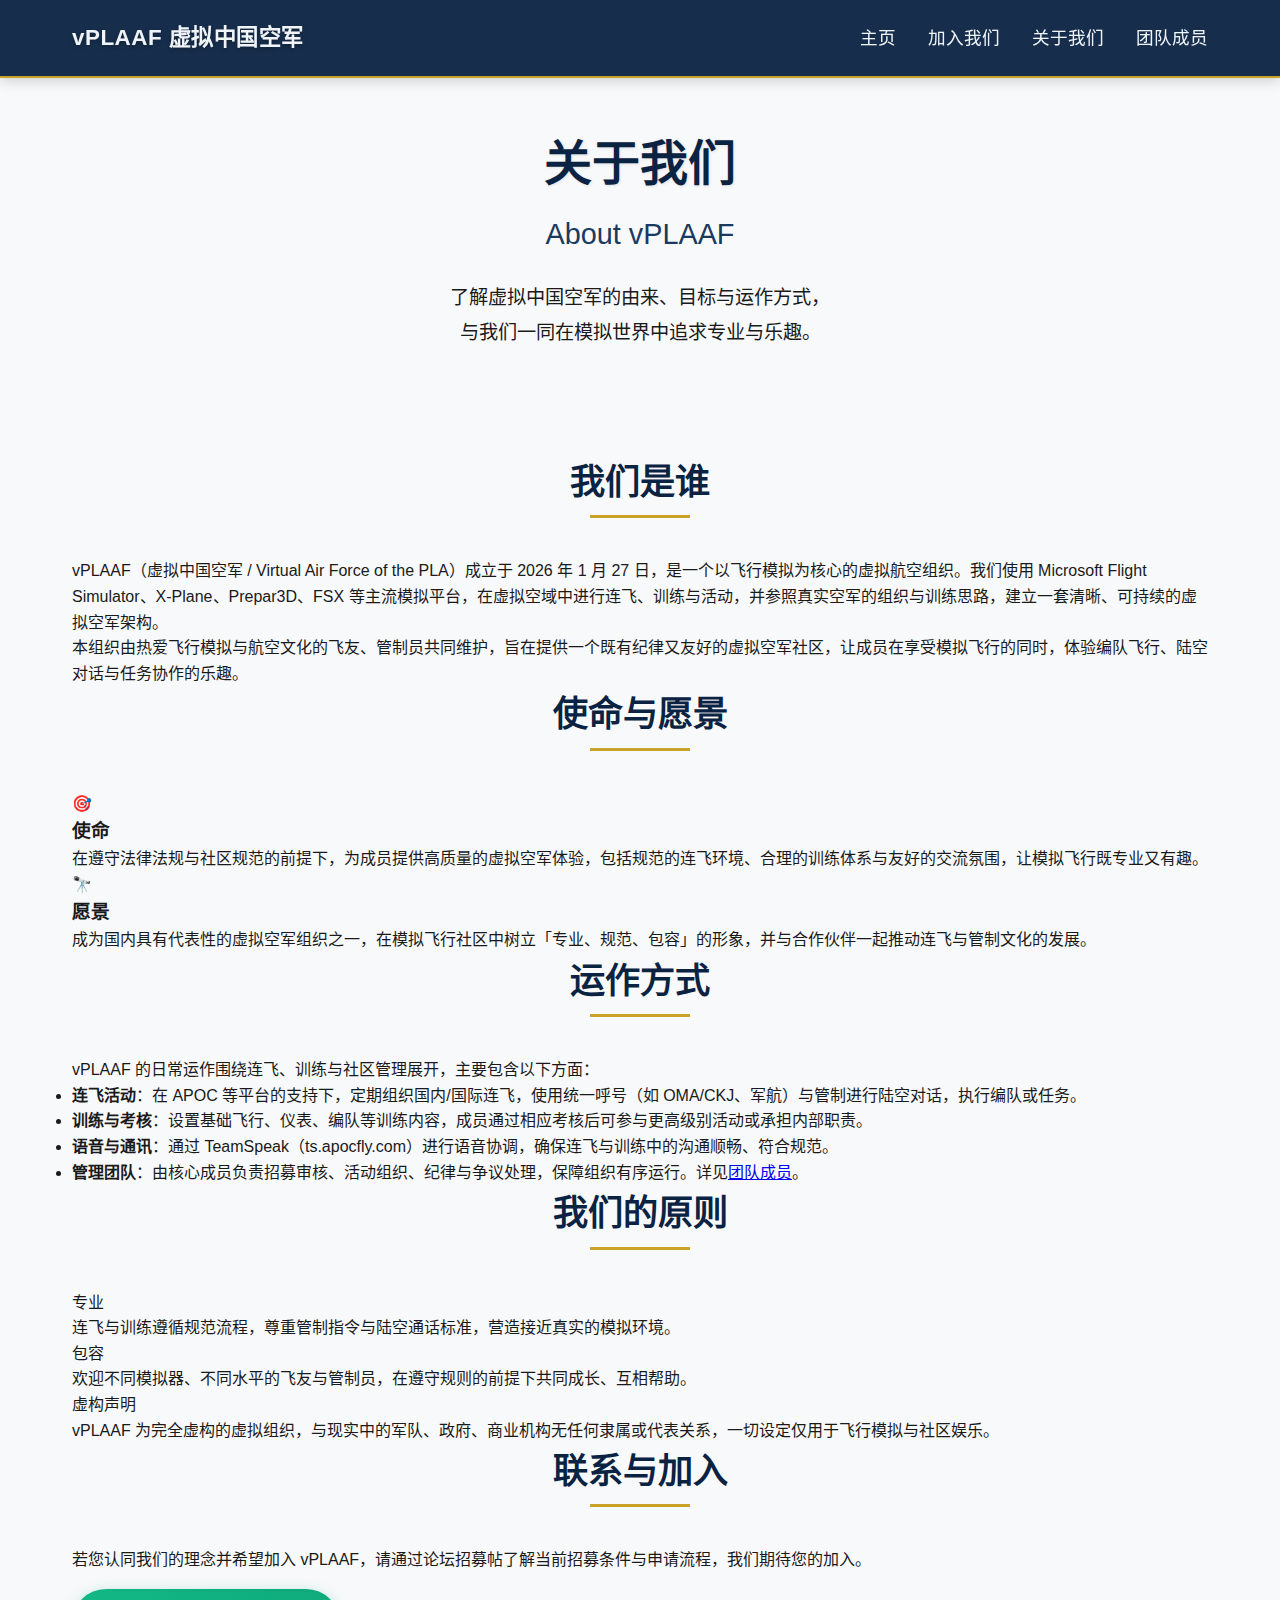
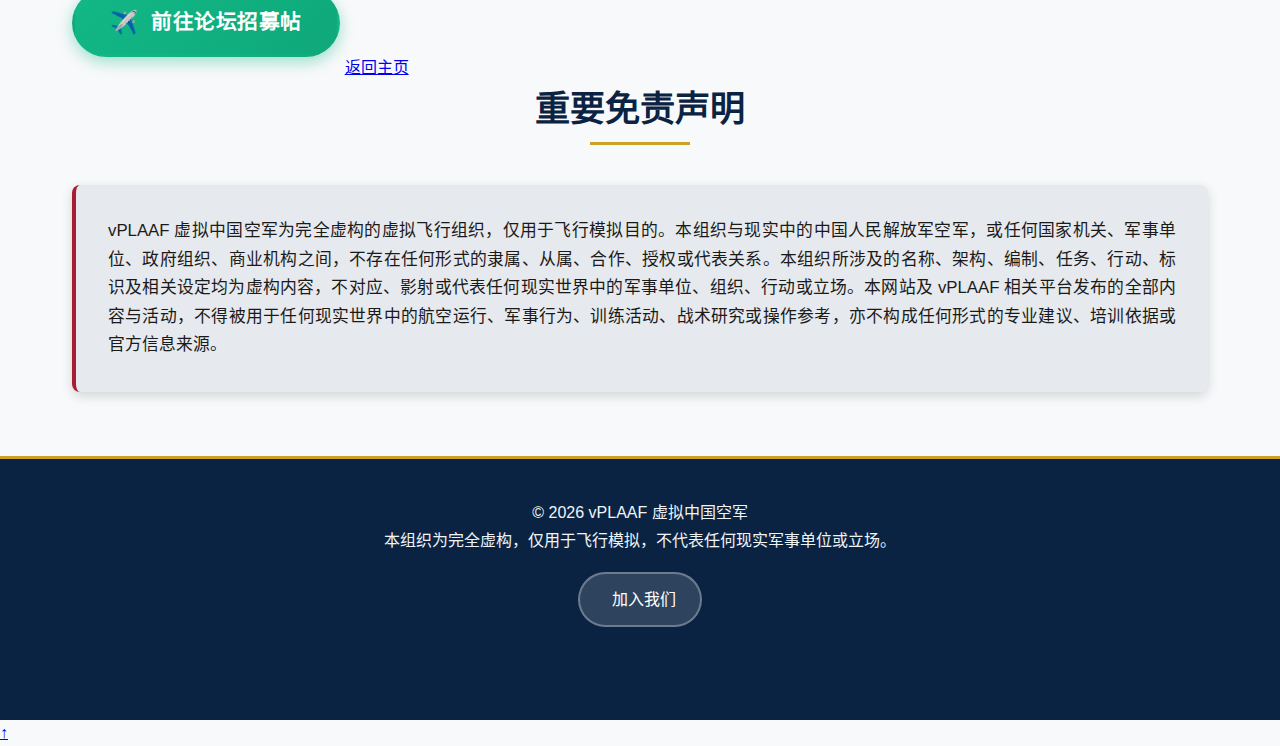
<file: about.html>
<!DOCTYPE html>
<html lang="zh-CN">
<head>
  <meta charset="UTF-8" />
  <title>关于我们 - vPLAAF 虚拟中国空军</title>
  <meta name="viewport" content="width=device-width, initial-scale=1.0" />
  <meta name="description" content="了解 vPLAAF 虚拟中国空军的成立背景、使命愿景、运作方式与组织原则。" />
  <link rel="stylesheet" href="style.css">
</head>

<body>
<header>
  <div class="nav">
    <div class="nav-left">
      vPLAAF 虚拟中国空军
    </div>
    <div class="nav-right">
      <a href="index.html">主页</a>
      <a href="https://forum.apocfly.com/d/19-%E6%8B%9B%E5%8B%9F%E8%99%9A%E6%8B%9F%E4%B8%AD%E5%9B%BD%E7%A9%BA%E5%86%9B" target="_blank" rel="noopener noreferrer">加入我们</a>
      <a href="about.html" class="nav-current">关于我们</a>
      <a href="staff.html">团队成员</a>
    </div>
  </div>
</header>

<section class="hero hero-subpage">
  <div>
    <h1 class="zh">关于我们</h1>
    <h2>About vPLAAF</h2>
    <p class="zh">
      了解虚拟中国空军的由来、目标与运作方式，
      <br>
      与我们一同在模拟世界中追求专业与乐趣。
    </p>
  </div>
</section>

<main>
  <!-- 我们是谁 -->
  <section class="about-section">
    <h2 class="zh section-title">我们是谁</h2>
    <div class="about-block">
      <p class="zh">
        vPLAAF（虚拟中国空军 / Virtual Air Force of the PLA）成立于 2026 年 1 月 27 日，是一个以飞行模拟为核心的虚拟航空组织。我们使用 Microsoft Flight Simulator、X-Plane、Prepar3D、FSX 等主流模拟平台，在虚拟空域中进行连飞、训练与活动，并参照真实空军的组织与训练思路，建立一套清晰、可持续的虚拟空军架构。
      </p>
      <p class="zh">
        本组织由热爱飞行模拟与航空文化的飞友、管制员共同维护，旨在提供一个既有纪律又友好的虚拟空军社区，让成员在享受模拟飞行的同时，体验编队飞行、陆空对话与任务协作的乐趣。
      </p>
    </div>
  </section>

  <!-- 使命与愿景 -->
  <section class="about-section about-section-alt">
    <h2 class="zh section-title">使命与愿景</h2>
    <div class="about-cards">
      <div class="about-card">
        <div class="about-card-icon">🎯</div>
        <h3 class="zh">使命</h3>
        <p class="zh">在遵守法律法规与社区规范的前提下，为成员提供高质量的虚拟空军体验，包括规范的连飞环境、合理的训练体系与友好的交流氛围，让模拟飞行既专业又有趣。</p>
      </div>
      <div class="about-card">
        <div class="about-card-icon">🔭</div>
        <h3 class="zh">愿景</h3>
        <p class="zh">成为国内具有代表性的虚拟空军组织之一，在模拟飞行社区中树立「专业、规范、包容」的形象，并与合作伙伴一起推动连飞与管制文化的发展。</p>
      </div>
    </div>
  </section>

  <!-- 运作方式 -->
  <section class="about-section">
    <h2 class="zh section-title">运作方式</h2>
    <div class="about-block">
      <p class="zh about-lead">vPLAAF 的日常运作围绕连飞、训练与社区管理展开，主要包含以下方面：</p>
      <ul class="about-list">
        <li class="zh"><strong>连飞活动</strong>：在 APOC 等平台的支持下，定期组织国内/国际连飞，使用统一呼号（如 OMA/CKJ、军航）与管制进行陆空对话，执行编队或任务。</li>
        <li class="zh"><strong>训练与考核</strong>：设置基础飞行、仪表、编队等训练内容，成员通过相应考核后可参与更高级别活动或承担内部职责。</li>
        <li class="zh"><strong>语音与通讯</strong>：通过 TeamSpeak（ts.apocfly.com）进行语音协调，确保连飞与训练中的沟通顺畅、符合规范。</li>
        <li class="zh"><strong>管理团队</strong>：由核心成员负责招募审核、活动组织、纪律与争议处理，保障组织有序运行。详见<a href="staff.html">团队成员</a>。</li>
      </ul>
    </div>
  </section>

  <!-- 我们的原则 -->
  <section class="about-section about-section-alt">
    <h2 class="zh section-title">我们的原则</h2>
    <div class="about-values">
      <div class="about-value-item">
        <span class="about-value-label zh">专业</span>
        <p class="zh">连飞与训练遵循规范流程，尊重管制指令与陆空通话标准，营造接近真实的模拟环境。</p>
      </div>
      <div class="about-value-item">
        <span class="about-value-label zh">包容</span>
        <p class="zh">欢迎不同模拟器、不同水平的飞友与管制员，在遵守规则的前提下共同成长、互相帮助。</p>
      </div>
      <div class="about-value-item">
        <span class="about-value-label zh">虚构声明</span>
        <p class="zh">vPLAAF 为完全虚构的虚拟组织，与现实中的军队、政府、商业机构无任何隶属或代表关系，一切设定仅用于飞行模拟与社区娱乐。</p>
      </div>
    </div>
  </section>

  <!-- 联系与加入 -->
  <section class="about-section">
    <h2 class="zh section-title">联系与加入</h2>
    <div class="about-block about-contact-block">
      <p class="zh">若您认同我们的理念并希望加入 vPLAAF，请通过论坛招募帖了解当前招募条件与申请流程，我们期待您的加入。</p>
      <div class="about-contact-actions">
        <a href="https://forum.apocfly.com/d/19-%E6%8B%9B%E5%8B%9F%E8%99%9A%E6%8B%9F%E4%B8%AD%E5%9B%BD%E7%A9%BA%E5%86%9B" target="_blank" class="hero-qq-btn" rel="noopener noreferrer">前往论坛招募帖</a>
        <a href="index.html" class="about-btn-secondary">返回主页</a>
      </div>
    </div>
  </section>

  <!-- 免责声明 -->
  <section class="disclaimer-section">
    <h2 class="zh section-title">重要免责声明</h2>
    <div class="disclaimer">
      <p class="zh">
        vPLAAF 虚拟中国空军为完全虚构的虚拟飞行组织，仅用于飞行模拟目的。本组织与现实中的中国人民解放军空军，或任何国家机关、军事单位、政府组织、商业机构之间，不存在任何形式的隶属、从属、合作、授权或代表关系。本组织所涉及的名称、架构、编制、任务、行动、标识及相关设定均为虚构内容，不对应、影射或代表任何现实世界中的军事单位、组织、行动或立场。本网站及 vPLAAF 相关平台发布的全部内容与活动，不得被用于任何现实世界中的航空运行、军事行为、训练活动、战术研究或操作参考，亦不构成任何形式的专业建议、培训依据或官方信息来源。
      </p>
    </div>
  </section>
</main>

<footer>
  © 2026 vPLAAF 虚拟中国空军<br>
  本组织为完全虚构，仅用于飞行模拟，不代表任何现实军事单位或立场。<br>
  <a href="https://forum.apocfly.com/d/19-%E6%8B%9B%E5%8B%9F%E8%99%9A%E6%8B%9F%E4%B8%AD%E5%9B%BD%E7%A9%BA%E5%86%9B" target="_blank" class="footer-qq-btn" rel="noopener noreferrer">加入我们</a>
  <br><br>
</footer>

<a href="#" class="back-to-top" id="backToTop" aria-label="返回顶部">↑</a>

<script>
  (function () {
    var btn = document.getElementById('backToTop');
    if (!btn) return;
    function toggle() {
      btn.classList.toggle('visible', window.scrollY > 400);
    }
    window.addEventListener('scroll', toggle);
    toggle();
  })();
</script>

</body>
</html>
</file>
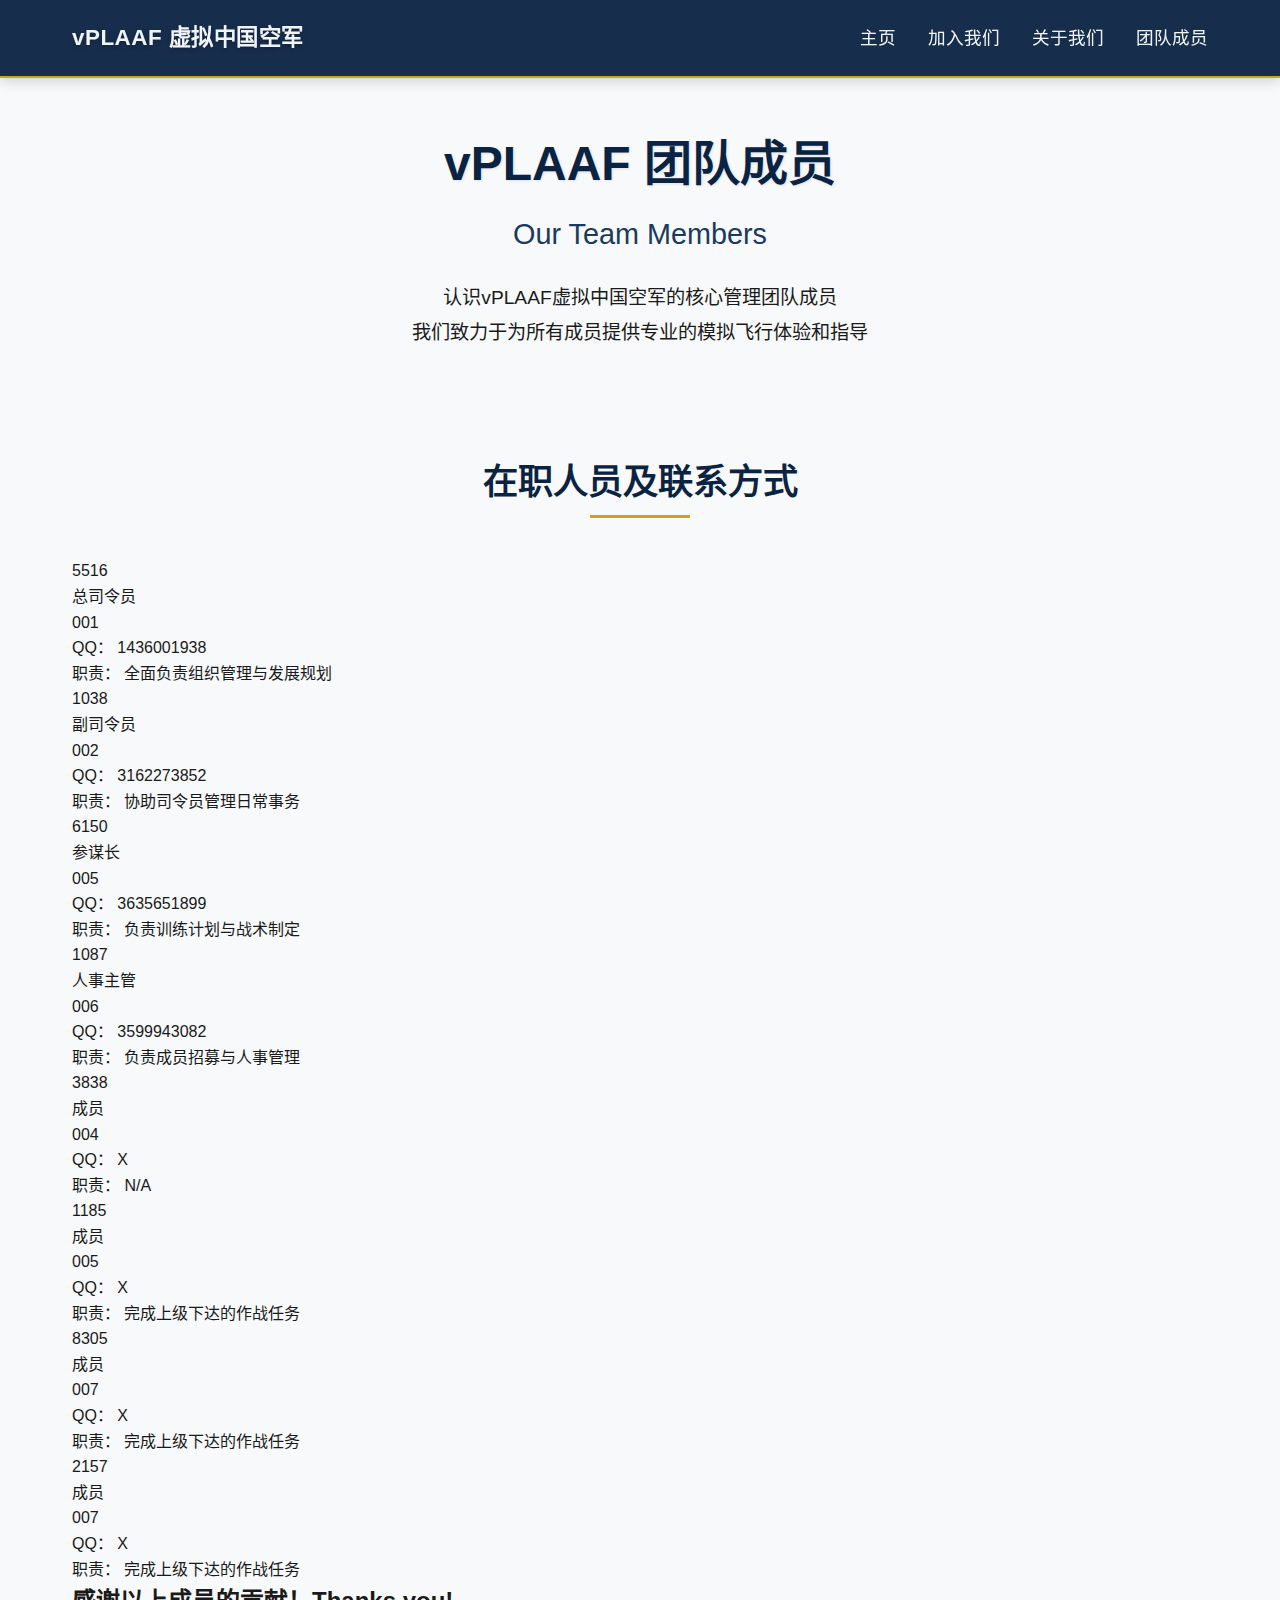
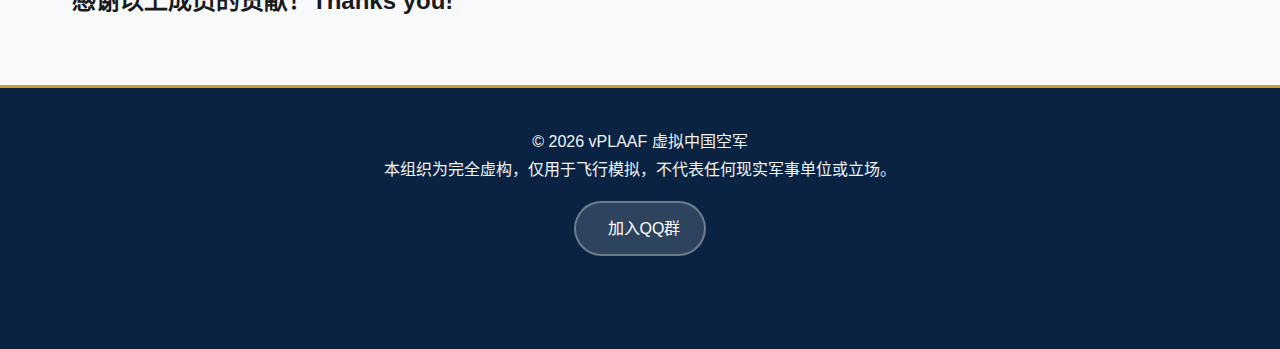
<file: staff.html>
<!DOCTYPE html>
<html lang="zh-CN">
<head>
  <meta charset="UTF-8" />
  <title>团队成员 - vPLAAF 虚拟中国空军</title>
  <meta name="viewport" content="width=device-width, initial-scale=1.0" />
  <link rel="stylesheet" href="style.css">
</head>

<body>
<header>
  <div class="nav"> 
    <div class="nav-left">
      vPLAAF 虚拟中国空军
    </div>
    <div class="nav-right">
      <a href="index.html">主页</a>
      <a href="https://forum.apocfly.com/d/19-%E6%8B%9B%E5%8B%9F%E8%99%9A%E6%8B%9F%E4%B8%AD%E5%9B%BD%E7%A9%BA%E5%86%9B" target="_blank" rel="noopener noreferrer">加入我们</a>
      <a href="under_construction.html">关于我们</a>
      <a href="staff.html">团队成员</a>
      <!-- <a href="https://qm.qq.com/q/cQI7AV3d3q" target="_blank" rel="noopener noreferrer">QQ群</a> -->
    </div>
  </div>
</header>

<section class="hero">
  <div>
    <h1 class="zh">vPLAAF 团队成员</h1>
    <h2>Our Team Members</h2>
    <p class="zh">
      认识vPLAAF虚拟中国空军的核心管理团队成员
      <br>
      我们致力于为所有成员提供专业的模拟飞行体验和指导
    </p>
  </div>
</section>

<main>
  <!-- 在职人员部分 -->
  <section class="staff-section">
    <h2 class="zh section-title">在职人员及联系方式</h2>
    <div class="staff-container">
      <div class="staff-card">
        <div class="staff-header">
          <div class="staff-id">5516</div>
          <div class="staff-rank zh">总司令员</div>
          <div class="staff-number">001</div>
        </div>
        <div class="staff-contact">
          <div class="contact-item">
            <span class="contact-label">QQ：</span>
            <span class="contact-value">1436001938</span>
          </div>
          <div class="contact-item">
            <span class="contact-label zh">职责：</span>
            <span class="contact-value zh">全面负责组织管理与发展规划</span>
          </div>
        </div>
      </div>
      
      <div class="staff-card">
        <div class="staff-header">
          <div class="staff-id">1038</div>
          <div class="staff-rank zh">副司令员</div>
          <div class="staff-number">002</div>
        </div>
        <div class="staff-contact">
          <div class="contact-item">
            <span class="contact-label">QQ：</span>
            <span class="contact-value">3162273852</span>
          </div>
          <div class="contact-item">
            <span class="contact-label zh">职责：</span>
            <span class="contact-value zh">协助司令员管理日常事务</span>
          </div>
        </div>
      </div>
      
      <div class="staff-card">
        <div class="staff-header">
          <div class="staff-id">6150</div>
          <div class="staff-rank zh">参谋长</div>
          <div class="staff-number">005</div>
        </div>
        <div class="staff-contact">
          <div class="contact-item">
            <span class="contact-label">QQ：</span>
            <span class="contact-value">3635651899</span>
          </div>
          <div class="contact-item">
            <span class="contact-label zh">职责：</span>
            <span class="contact-value zh">负责训练计划与战术制定</span>
          </div>
        </div>
      </div>
      
      <div class="staff-card">
        <div class="staff-header">
          <div class="staff-id">1087</div>
          <div class="staff-rank zh">人事主管</div>
          <div class="staff-number">006</div>
        </div>
        <div class="staff-contact">
          <div class="contact-item">
            <span class="contact-label">QQ：</span>
            <span class="contact-value">3599943082</span>
          </div>
          <div class="contact-item">
            <span class="contact-label zh">职责：</span>
            <span class="contact-value zh">负责成员招募与人事管理</span>
          </div>
        </div>
      </div>
      <div class="staff-card">
        <div class="staff-header">
          <div class="staff-id">3838</div>
          <div class="staff-rank zh">成员</div>
          <div class="staff-number">004</div>
        </div>
        <div class="staff-contact">
          <div class="contact-item">
            <span class="contact-label">QQ：</span>
            <span class="contact-value">X</span>
          </div>
          <div class="contact-item">
            <span class="contact-label zh">职责：</span>
            <span class="contact-value zh">N/A</span>
          </div>
        </div>
      </div>
      <div class="staff-card">
        <div class="staff-header">
          <div class="staff-id">1185</div>
          <div class="staff-rank zh">成员</div>
          <div class="staff-number">005</div>
        </div>
        <div class="staff-contact">
          <div class="contact-item">
            <span class="contact-label">QQ：</span>
            <span class="contact-value">X</span>
          </div>
          <div class="contact-item">
            <span class="contact-label zh">职责：</span>
            <span class="contact-value zh">完成上级下达的作战任务</span>
          </div>
        </div>
      </div>
      <div class="staff-card">
        <div class="staff-header">
          <div class="staff-id">8305</div>
          <div class="staff-rank zh">成员</div>
          <div class="staff-number">007</div>
        </div>
        <div class="staff-contact">
          <div class="contact-item">
            <span class="contact-label">QQ：</span>
            <span class="contact-value">X</span>
          </div>
          <div class="contact-item">
            <span class="contact-label zh">职责：</span>
            <span class="contact-value zh">完成上级下达的作战任务</span>
          </div>
        </div>
      </div>
      <div class="staff-card">
        <div class="staff-header">
          <div class="staff-id">2157</div>
          <div class="staff-rank zh">成员</div>
          <div class="staff-number">007</div>
        </div>
        <div class="staff-contact">
          <div class="contact-item">
            <span class="contact-label">QQ：</span>
            <span class="contact-value">X</span>
          </div>
          <div class="contact-item">
            <span class="contact-label zh">职责：</span>
            <span class="contact-value zh">完成上级下达的作战任务</span>
          </div>
        </div>
      </div>
    </div> 
  </section>
  <h2>感谢以上成员的贡献！Thanks you!</h2>
</main>

<footer>
  © 2026 vPLAAF 虚拟中国空军<br>
  本组织为完全虚构，仅用于飞行模拟，不代表任何现实军事单位或立场。<br>
  <a href="https://qm.qq.com/q/cQI7AV3d3q" target="_blank" class="footer-qq-btn" rel="noopener noreferrer">加入QQ群</a>
  <br><br>
</footer>

</body>
</html>
</file>
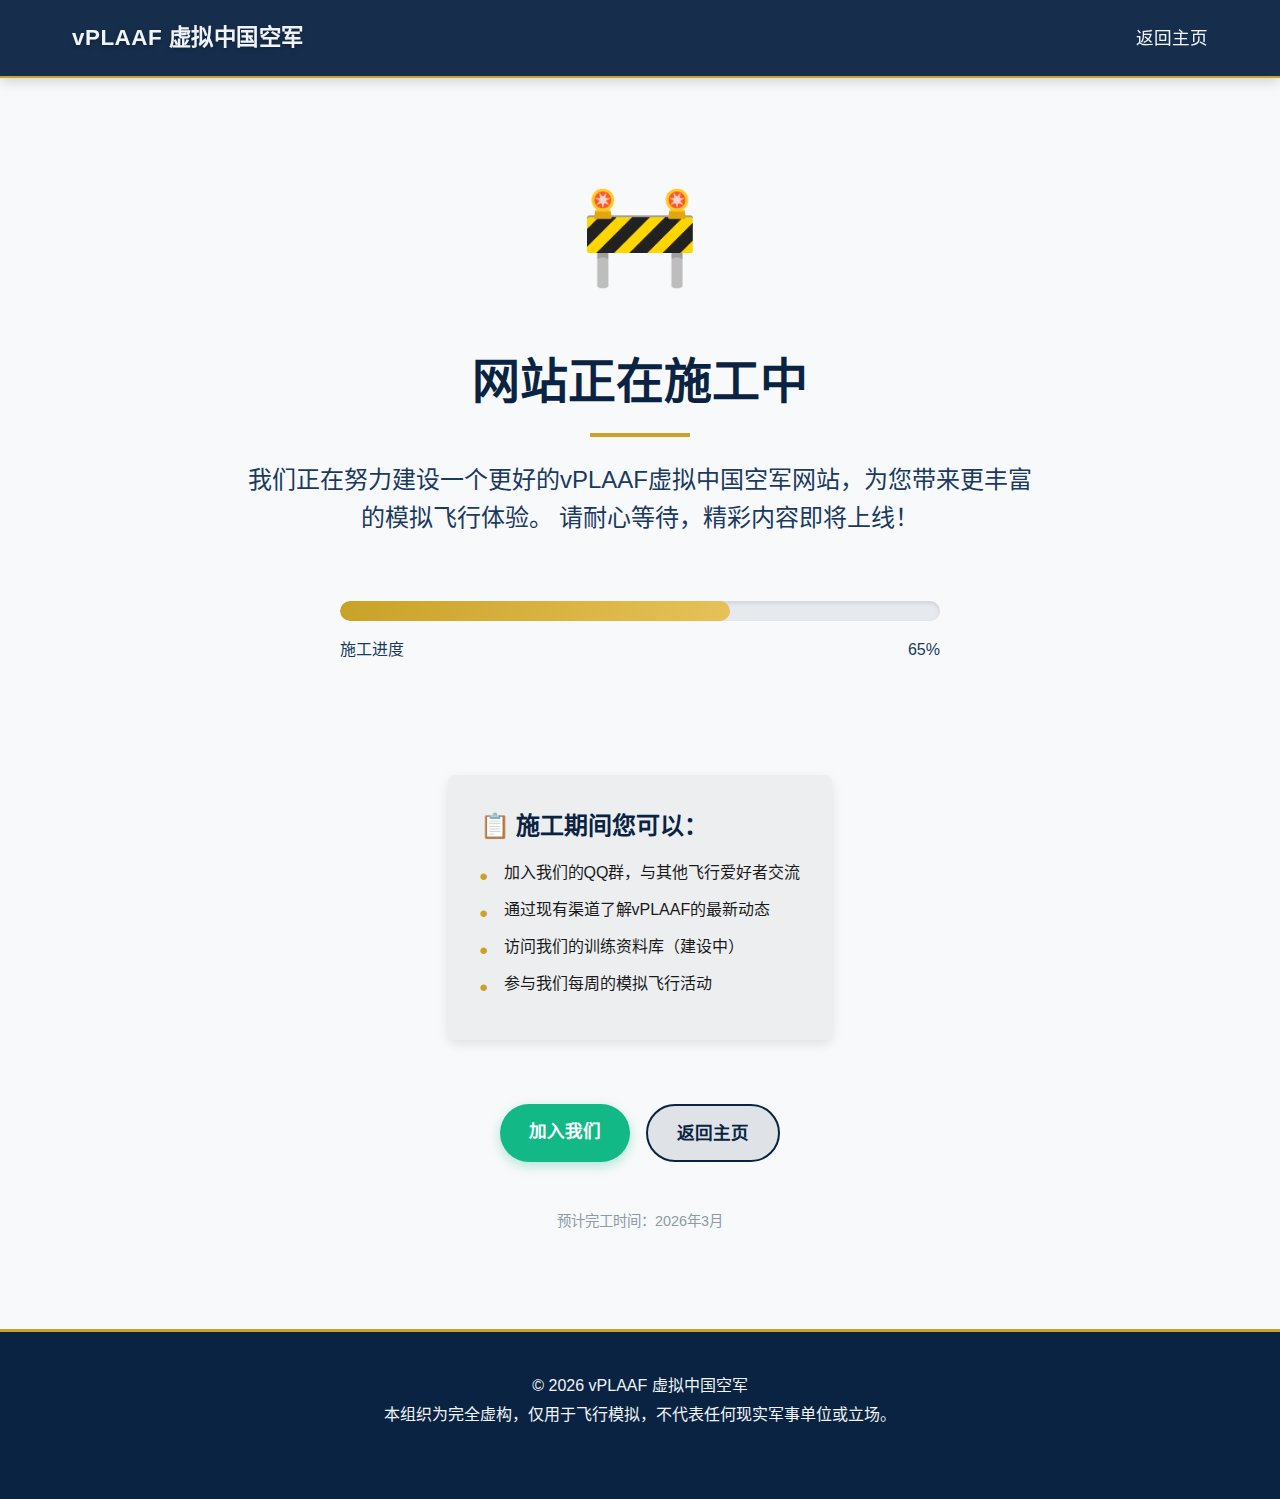
<file: under_construction.html>
<!DOCTYPE html>
<html lang="zh-CN">
<head>
  <meta charset="UTF-8" />
  <title>施工中 - vPLAAF 虚拟中国空军</title>
  <meta name="viewport" content="width=device-width, initial-scale=1.0" />
  <link rel="stylesheet" href="style.css">
  <style>
    /* 施工页面专用样式 */
    .construction-container {
      display: flex;
      flex-direction: column;
      align-items: center;
      justify-content: center;
      min-height: 80vh;
      padding: 2rem;
      text-align: center;
    }
    
    .construction-icon {
      font-size: 6rem;
      margin-bottom: 2rem;
      animation: bounce 2s infinite;
    }
    
    .construction-title {
      font-size: 3rem;
      color: #0a2342;
      margin-bottom: 1.5rem;
      position: relative;
      padding-bottom: 1rem;
    }
    
    .construction-title::after {
      content: '';
      position: absolute;
      bottom: 0;
      left: 50%;
      transform: translateX(-50%);
      width: 100px;
      height: 4px;
      background-color: #c9a227;
    }
    
    .construction-subtitle {
      font-size: 1.5rem;
      color: #1a3a5f;
      margin-bottom: 2rem;
      max-width: 800px;
      line-height: 1.6;
    }
    
    .construction-progress {
      width: 100%;
      max-width: 600px;
      margin: 2rem auto;
    }
    
    .progress-bar {
      width: 100%;
      height: 20px;
      background-color: #e6e9ed;
      border-radius: 10px;
      overflow: hidden;
      margin-bottom: 1rem;
      box-shadow: inset 0 2px 4px rgba(0, 0, 0, 0.1);
    }
    
    .progress-fill {
      height: 100%;
      background: linear-gradient(90deg, #c9a227, #e6c158);
      width: 65%;
      border-radius: 10px;
      position: relative;
      animation: progress 2s ease-in-out infinite alternate;
    }
    
    .progress-text {
      display: flex;
      justify-content: space-between;
      font-size: 1rem;
      color: #1a3a5f;
      margin-bottom: 3rem;
    }
    
    .construction-info {
      background-color: rgba(10, 35, 66, 0.05);
      padding: 2rem;
      border-radius: 8px;
      max-width: 600px;
      margin: 2rem auto;
      text-align: left;
      box-shadow: 0 4px 12px rgba(0, 0, 0, 0.1);
    }
    
    .construction-info h3 {
      color: #0a2342;
      margin-bottom: 1rem;
      font-size: 1.5rem;
      display: flex;
      align-items: center;
      gap: 0.5rem;
    }
    
    .construction-info ul {
      list-style-type: none;
      padding-left: 0;
    }
    
    .construction-info li {
      margin-bottom: 0.8rem;
      padding-left: 1.5rem;
      position: relative;
      line-height: 1.5;
    }
    
    .construction-info li::before {
      content: "•";
      color: #c9a227;
      font-size: 1.5rem;
      position: absolute;
      left: 0;
      top: -2px;
    }
    
    .construction-actions {
      display: flex;
      gap: 1rem;
      margin-top: 2rem;
      flex-wrap: wrap;
      justify-content: center;
    }
    
    .construction-btn {
      display: inline-block;
      padding: 0.8rem 1.8rem;
      border-radius: 30px;
      font-weight: 600;
      font-size: 1.1rem;
      text-decoration: none;
      transition: all 0.3s ease;
    }
    
    .construction-btn.primary {
      background-color: #12b886;
      color: white;
      box-shadow: 0 4px 12px rgba(18, 184, 134, 0.3);
    }
    
    .construction-btn.primary:hover {
      background-color: #0fa87a;
      transform: translateY(-2px);
      box-shadow: 0 6px 20px rgba(18, 184, 134, 0.4);
    }
    
    .construction-btn.secondary {
      background-color: rgba(10, 35, 66, 0.1);
      color: #0a2342;
      border: 2px solid #0a2342;
    }
    
    .construction-btn.secondary:hover {
      background-color: rgba(10, 35, 66, 0.2);
      transform: translateY(-2px);
    }
    
    /* 动画效果 */
    @keyframes bounce {
      0%, 100% {
        transform: translateY(0);
      }
      50% {
        transform: translateY(-20px);
      }
    }
    
    @keyframes progress {
      0% {
        width: 65%;
      }
      100% {
        width: 70%;
      }
    }
    
    @keyframes blink {
      0%, 100% {
        opacity: 1;
      }
      50% {
        opacity: 0.5;
      }
    }
    
    .blink {
      animation: blink 1.5s infinite;
    }
    
    /* 响应式设计 */
    @media (max-width: 768px) {
      .construction-title {
        font-size: 2.2rem;
      }
      
      .construction-subtitle {
        font-size: 1.2rem;
      }
      
      .construction-icon {
        font-size: 4.5rem;
      }
      
      .construction-actions {
        flex-direction: column;
        align-items: center;
      }
      
      .construction-btn {
        width: 100%;
        max-width: 300px;
        text-align: center;
      }
    }
    
    @media (max-width: 576px) {
      .construction-title {
        font-size: 1.8rem;
      }
      
      .construction-subtitle {
        font-size: 1rem;
      }
      
      .construction-icon {
        font-size: 3.5rem;
      }
    }
  </style>
</head>

<body>
<header>
  <div class="nav"> 
    <div class="nav-left">
      vPLAAF 虚拟中国空军
    </div>
    <div class="nav-right">
      <a href="index.html">返回主页</a>
      <!-- <a href="https://qm.qq.com/q/cQI7AV3d3q" target="_blank" class="nav-qq-btn" rel="noopener noreferrer">QQ群</a> -->
    </div>
  </div>
</header>

<main>
  <div class="construction-container">
    <div class="construction-icon">🚧</div>
    
    <h1 class="construction-title zh">网站正在施工中</h1>
    
    <p class="construction-subtitle zh">
      我们正在努力建设一个更好的vPLAAF虚拟中国空军网站，为您带来更丰富的模拟飞行体验。
      请耐心等待，精彩内容即将上线！
    </p>
    
    <div class="construction-progress">
      <div class="progress-bar">
        <div class="progress-fill"></div>
      </div>
      <div class="progress-text">
        <span>施工进度</span>
        <span class="blink">65%</span>
      </div>
    </div>
    
    <div class="construction-info">
      <h3>📋 施工期间您可以：</h3>
      <ul>
        <li class="zh">加入我们的QQ群，与其他飞行爱好者交流</li>
        <li class="zh">通过现有渠道了解vPLAAF的最新动态</li>
        <li class="zh">访问我们的训练资料库（建设中）</li>
        <li class="zh">参与我们每周的模拟飞行活动</li>
      </ul>
    </div>
    
    <div class="construction-actions">
      <a href="https://forum.apocfly.com/d/19-%E6%8B%9B%E5%8B%9F%E8%99%9A%E6%8B%9F%E4%B8%AD%E5%9B%BD%E7%A9%BA%E5%86%9B" target="_blank" class="construction-btn primary" rel="noopener noreferrer">
        <span>加入我们</span>
      </a>
      
      <a href="index.html" class="construction-btn secondary">
        <span>返回主页</span>
      </a>
    </div>
    
    <div style="margin-top: 3rem; font-size: 0.9rem; color: #8c9ba5;">
      <p class="zh blink">预计完工时间：2026年3月</p>
    </div>
  </div>
</main>

<footer>
  © 2026 vPLAAF 虚拟中国空军<br>
  本组织为完全虚构，仅用于飞行模拟，不代表任何现实军事单位或立场。<br>
  <br>
</footer>

</body>
</html>
</file>
<file: style.css>
/* ===== 基础样式与变量定义 ===== */
:root {
  --primary-dark: #0a2342;     /* 深蓝 - 空军主题色 */
  --primary-medium: #1a3a5f;   /* 中蓝 */
  --primary-light: #2d4d76;    /* 浅蓝 */
  --accent-gold: #c9a227;      /* 金色点缀 */
  --accent-red: #a71e34;       /* 红色点缀 */
  --accent-green: #12b886;     /* QQ按钮绿色 */
  --text-light: #f0f4f8;       /* 浅色文字 */
  --text-dark: #1a1a1a;        /* 深色文字 */
  --gray-light: #e6e9ed;       /* 浅灰背景 */
  --gray-medium: #8c9ba5;      /* 中灰 */
  --shadow: 0 4px 12px rgba(0, 0, 0, 0.15);
  --shadow-hover: 0 6px 20px rgba(0, 0, 0, 0.2);
  --transition: all 0.3s ease;
  --border-radius: 8px;
}

* {
  margin: 0;
  padding: 0;
  box-sizing: border-box;
}

html {
  font-size: 16px;
  scroll-behavior: smooth;
}

body {
  font-family: 'Segoe UI', 'Microsoft YaHei', sans-serif;
  line-height: 1.6;
  color: var(--text-dark);
  background-color: #f8f9fa;
  overflow-x: hidden;
}

.zh {
  font-family: 'Microsoft YaHei', 'SimHei', sans-serif;
}

/* ===== 导航栏样式 ===== */
header {
  position: sticky;
  top: 0;
  z-index: 1000;
  background-color: rgba(10, 35, 66, 0.95);
  backdrop-filter: blur(8px);
  box-shadow: var(--shadow);
  border-bottom: 2px solid var(--accent-gold);
}

.nav {
  display: flex;
  justify-content: space-between;
  align-items: center;
  max-width: 1200px;
  margin: 0 auto;
  padding: 1rem 2rem;
}

.nav-left {
  font-size: 1.4rem;
  font-weight: 700;
  color: var(--text-light);
  letter-spacing: 0.5px;
  text-shadow: 0 2px 4px rgba(0, 0, 0, 0.3);
}

.nav-right {
  display: flex;
  gap: 2rem;
  align-items: center;
}

.nav-right a {
  color: var(--text-light);
  text-decoration: none;
  font-weight: 500;
  font-size: 1.1rem;
  padding: 0.5rem 0;
  position: relative;
  transition: var(--transition);
}

.nav-right a:hover {
  color: var(--accent-gold);
}

.nav-right a::after {
  content: '';
  position: absolute;
  bottom: 0;
  left: 0;
  width: 0;
  height: 2px;
  background-color: var(--accent-gold);
  transition: width 0.3s ease;
}

.nav-right a:hover::after {
  width: 100%;
}

/* ===== QQ群按钮 - 导航栏版本 ===== */
.nav-qq-btn {
  background-color: var(--accent-green);
  color: white;
  padding: 0.5rem 1.2rem;
  border-radius: 30px;
  font-weight: 600;
  font-size: 1rem;
  text-decoration: none;
  display: flex;
  align-items: center;
  gap: 0.5rem;
  transition: var(--transition);
  box-shadow: 0 3px 8px rgba(18, 184, 134, 0.3);
  border: 2px solid transparent;
  margin-left: 0.5rem;
}

.nav-qq-btn:hover {
  background-color: #0fa87a;
  color: white;
  transform: translateY(-2px);
  box-shadow: var(--shadow-hover);
  border-color: rgba(255, 255, 255, 0.3);
}

.nav-qq-btn::before {
  content: "";
  font-size: 1.2rem;
}

/* ===== 英雄区域样式 ===== */
.hero {
  position: relative;
  max-width: 1200px;
  margin: 0 auto;
  padding: 2rem;
  display: flex;
  flex-direction: column;
  gap: 2.5rem;
  align-items: center;
  margin-top: 1rem;
}

.hero-image {
  width: auto;
  height: auto;
  max-height: 500px;
  overflow: hidden;
  border-radius: 8px;
  box-shadow: var(--shadow);
  position: relative;
  display: flex;
  flex-direction: column;
  background-color: var(--primary-dark);
}

.hero-image img {
  width: 100%;
  height: auto;
  max-height: 450px;
  object-fit: contain;
  display: block;
  transition: transform 0.5s ease;
  background-color: var(--primary-dark);
  padding: 10px;
}

.hero-image:hover img {
  transform: scale(1.02);
}

.image-credit {
  background-color: rgba(0, 0, 0, 0.7);
  color: var(--gray-light);
  font-size: 0.8rem;
  padding: 0.5rem 1rem;
  text-align: right;
  width: 100%;
  border-radius: 0 0 var(--border-radius) var(--border-radius);
}

.image-credit a {
  color: #6ab0ff;
  text-decoration: none;
  transition: var(--transition);
}

.image-credit a:hover {
  color: var(--accent-gold);
  text-decoration: underline;
}

.hero > div {
  text-align: center;
  padding: 0 1rem;
  width: 100%;
}

.hero h1 {
  font-size: 3rem;
  color: var(--primary-dark);
  margin-bottom: 0.5rem;
  text-shadow: 1px 1px 3px rgba(0, 0, 0, 0.1);
}

.hero h2 {
  font-size: 1.8rem;
  color: var(--primary-medium);
  margin-bottom: 1.5rem;
  font-weight: 400;
}

.hero p {
  font-size: 1.2rem;
  color: var(--text-dark);
  line-height: 1.8;
  max-width: 800px;
  margin: 0 auto 1.5rem;
}

/* ===== QQ群按钮 - 英雄区域版本 ===== */
.hero-qq-btn {
  display: inline-block;
  background: linear-gradient(135deg, var(--accent-green) 0%, #0fa87a 100%);
  color: white;
  padding: 0.8rem 2.2rem;
  border-radius: 50px;
  font-weight: 700;
  font-size: 1.3rem;
  text-decoration: none;
  margin: 1rem 0;
  transition: var(--transition);
  box-shadow: 0 5px 15px rgba(18, 184, 134, 0.4);
  border: 3px solid transparent;
  position: relative;
  overflow: hidden;
  letter-spacing: 0.5px;
}

.hero-qq-btn:hover {
  transform: translateY(-3px) scale(1.05);
  box-shadow: 0 8px 25px rgba(18, 184, 134, 0.5);
  border-color: rgba(255, 255, 255, 0.4);
  color: white;
}

.hero-qq-btn::before {
  content: "✈️";
  font-size: 1.4rem;
  margin-right: 0.8rem;
  vertical-align: middle;
}

.hero-qq-btn::after {
  content: '';
  position: absolute;
  top: 0;
  left: -100%;
  width: 100%;
  height: 100%;
  background: linear-gradient(90deg, transparent, rgba(255, 255, 255, 0.2), transparent);
  transition: left 0.7s ease;
}

.hero-qq-btn:hover::after {
  left: 100%;
}

.hero-qq-btn span {
  vertical-align: middle;
}

/* ===== 主要内容区域样式 ===== */
main {
  max-width: 1200px;
  margin: 3rem auto;
  padding: 0 2rem;
}

.section-title {
  text-align: center;
  font-size: 2.2rem;
  color: var(--primary-dark);
  margin-bottom: 2.5rem;
  position: relative;
  padding-bottom: 0.5rem;
}

.section-title::after {
  content: '';
  position: absolute;
  bottom: 0;
  left: 50%;
  transform: translateX(-50%);
  width: 100px;
  height: 3px;
  background-color: var(--accent-gold);
}

/* ===== 特色介绍部分 ===== */
.features-section {
  margin-bottom: 4rem;
}

.features-container {
  display: grid;
  grid-template-columns: repeat(auto-fit, minmax(250px, 1fr));
  gap: 2rem;
  margin-top: 1rem;
}

.feature-card {
  background-color: white;
  border-radius: var(--border-radius);
  padding: 2rem;
  box-shadow: var(--shadow);
  transition: var(--transition);
  text-align: center;
  border-top: 4px solid var(--accent-gold);
}

.feature-card:hover {
  transform: translateY(-10px);
  box-shadow: var(--shadow-hover);
}

.feature-icon {
  font-size: 3rem;
  margin-bottom: 1.5rem;
}

.feature-card h3 {
  font-size: 1.5rem;
  color: var(--primary-dark);
  margin-bottom: 1rem;
}

.feature-card p {
  color: var(--text-dark);
  line-height: 1.6;
}

/* ===== 入门要求部分 ===== */
.requirements-section {
  margin-bottom: 4rem;
}

.requirements-list {
  display: flex;
  flex-direction: column;
  gap: 1.5rem;
  margin-bottom: 2.5rem;
}

.requirement-item {
  display: flex;
  align-items: flex-start;
  gap: 1.5rem;
  background-color: white;
  padding: 1.5rem;
  border-radius: var(--border-radius);
  box-shadow: var(--shadow);
  transition: var(--transition);
}

.requirement-item:hover {
  transform: translateX(5px);
  box-shadow: var(--shadow-hover);
}

.requirement-check {
  background-color: var(--accent-green);
  color: white;
  width: 30px;
  height: 30px;
  border-radius: 50%;
  display: flex;
  align-items: center;
  justify-content: center;
  font-weight: bold;
  flex-shrink: 0;
}

.requirement-item h3 {
  font-size: 1.3rem;
  color: var(--primary-dark);
  margin-bottom: 0.5rem;
}

.requirement-item p {
  color: var(--text-dark);
  line-height: 1.6;
}

.requirements-note {
  text-align: center;
  background-color: rgba(201, 162, 39, 0.1);
  padding: 2rem;
  border-radius: var(--border-radius);
  border-left: 4px solid var(--accent-gold);
}

.requirements-note p {
  font-size: 1.1rem;
  color: var(--primary-dark);
  margin-bottom: 1.5rem;
  font-weight: 500;
}

.requirements-qq-btn {
  display: inline-block;
  background-color: var(--accent-green);
  color: white;
  padding: 0.7rem 1.8rem;
  border-radius: 30px;
  font-weight: 600;
  font-size: 1.1rem;
  text-decoration: none;
  transition: var(--transition);
}

.requirements-qq-btn:hover {
  background-color: #0fa87a;
  color: white;
  transform: translateY(-2px);
  box-shadow: var(--shadow-hover);
}

/* ===== 免责声明部分 ===== */
.disclaimer-section {
  margin-bottom: 4rem;
}

.disclaimer {
  background-color: var(--gray-light);
  border-left: 4px solid var(--accent-red);
  padding: 2rem;
  border-radius: var(--border-radius);
  box-shadow: var(--shadow);
  font-size: 1.05rem;
  line-height: 1.7;
  text-align: justify;
}

.disclaimer p {
  margin-bottom: 1rem;
}

.disclaimer p:last-child {
  margin-bottom: 0;
}

/* ===== QQ群按钮 - 页脚区域版本 ===== */
.footer-qq-btn {
  display: inline-block;
  background-color: rgba(255, 255, 255, 0.15);
  color: white;
  padding: 0.6rem 1.5rem;
  border-radius: 30px;
  font-weight: 500;
  font-size: 1rem;
  text-decoration: none;
  margin: 1rem 0 1.5rem;
  transition: var(--transition);
  border: 2px solid rgba(255, 255, 255, 0.3);
}

.footer-qq-btn:hover {
  background-color: rgba(255, 255, 255, 0.25);
  transform: translateY(-2px);
  color: white;
}

.footer-qq-btn::before {
  content: "";
  margin-right: 0.5rem;
  font-size: 1.1rem;
}

/* ===== 页脚样式 ===== */
footer {
  background-color: var(--primary-dark);
  color: var(--text-light);
  text-align: center;
  padding: 2.5rem 2rem;
  margin-top: 4rem;
  border-top: 3px solid var(--accent-gold);
  line-height: 1.8;
}

footer br {
  margin-bottom: 0.5rem;
}

/* ===== 响应式设计 ===== */
@media (max-width: 1200px) {
  .hero-image img {
    max-height: 400px;
  }
  
  .nav, .hero, main {
    max-width: 100%;
    padding-left: 2rem;
    padding-right: 2rem;
  }
}

@media (max-width: 992px) {
  .hero {
    flex-direction: column;
  }
  
  .hero-image {
    max-height: 400px;
  }
  
  .hero-image img {
    max-height: 350px;
  }
  
  .hero h1 {
    font-size: 2.5rem;
  }
  
  .hero h2 {
    font-size: 1.5rem;
  }
  
  .hero-qq-btn {
    font-size: 1.2rem;
    padding: 0.7rem 1.8rem;
  }
}

@media (max-width: 768px) {
  .nav {
    flex-direction: column;
    gap: 1rem;
    padding: 1rem;
  }
  
  .nav-right {
    gap: 1rem;
    flex-wrap: wrap;
    justify-content: center;
  }
  
  .nav-qq-btn {
    margin-left: 0;
    margin-top: 0.5rem;
  }
  
  .hero {
    padding: 1.5rem;
    margin-top: 0.5rem;
  }
  
  .hero-image {
    max-height: 350px;
  }
  
  .hero-image img {
    max-height: 300px;
  }
  
  .hero h1 {
    font-size: 2rem;
  }
  
  .hero h2 {
    font-size: 1.3rem;
  }
  
  .hero p {
    font-size: 1.1rem;
  }
  
  .hero-qq-btn {
    font-size: 1.1rem;
    padding: 0.6rem 1.5rem;
  }
  
  main {
    padding: 0 1.5rem;
    margin: 2rem auto;
  }
  
  .section-title {
    font-size: 1.8rem;
  }
  
  .features-container {
    grid-template-columns: 1fr;
    gap: 1.5rem;
  }
  
  .requirement-item {
    flex-direction: column;
    gap: 1rem;
  }
  
  .disclaimer {
    padding: 1.5rem;
  }
  
  .image-credit {
    font-size: 0.7rem;
    padding: 0.4rem 0.8rem;
  }
}

@media (max-width: 576px) {
  .nav-right {
    flex-direction: column;
    gap: 0.8rem;
    align-items: center;
  }
  
  .nav-qq-btn {
    margin-top: 0.2rem;
  }
  
  .hero-image {
    max-height: 300px;
  }
  
  .hero-image img {
    max-height: 250px;
  }
  
  .hero h1 {
    font-size: 1.8rem;
  }
  
  .hero h2 {
    font-size: 1.1rem;
  }
  
  .hero p {
    font-size: 1rem;
  }
  
  .hero-qq-btn {
    font-size: 1rem;
    padding: 0.6rem 1.3rem;
  }
  
  .section-title {
    font-size: 1.6rem;
  }
  
  .feature-card, .requirement-item {
    padding: 1.2rem;
  }
  
  .disclaimer {
    padding: 1.2rem;
    font-size: 1rem;
  }
  
  footer {
    padding: 2rem 1rem;
    font-size: 0.9rem;
  }
}

@media (max-width: 400px) {
  .hero-image {
    max-height: 250px;
  }
  
  .hero-image img {
    max-height: 200px;
  }
  
  .hero h1 {
    font-size: 1.6rem;
  }
  
  .hero h2 {
    font-size: 1rem;
  }
  
  .hero-qq-btn {
    font-size: 0.9rem;
    padding: 0.5rem 1.1rem;
  }
  
  .section-title {
    font-size: 1.4rem;
  }
}

/* ===== 动画效果 ===== */
@keyframes fadeIn {
  from {
    opacity: 0;
    transform: translateY(20px);
  }
  to {
    opacity: 1;
    transform: translateY(0);
  }
}

@keyframes pulse {
  0% {
    box-shadow: 0 5px 15px rgba(18, 184, 134, 0.4);
  }
  50% {
    box-shadow: 0 5px 25px rgba(18, 184, 134, 0.7);
  }
  100% {
    box-shadow: 0 5px 15px rgba(18, 184, 134, 0.4);
  }
}

.hero > div, .disclaimer, .feature-card, .requirement-item {
  animation: fadeIn 0.8s ease-out;
}

.hero-qq-btn {
  animation: fadeIn 1.2s ease-out, pulse 2s infinite;
}

/* ===== 图片加载时的占位样式 ===== */
.hero-image::before {
  content: '';
  position: absolute;
  top: 0;
  left: 0;
  width: 100%;
  height: 100%;
  background: linear-gradient(135deg, var(--primary-dark) 0%, var(--primary-medium) 100%);
  z-index: -1;
  opacity: 0.3;
  border-radius: 8px;
}

/* ===== 打印样式 ===== */
@media print {
  header, footer {
    display: none;
  }
  
  .hero-image {
    max-height: 300px;
  }
  
  body {
    color: #000;
    background-color: #fff;
    font-size: 12pt;
  }
  
  .hero-qq-btn, .nav-qq-btn, .footer-qq-btn, .requirements-qq-btn {
    display: none;
  }
}
</file>
